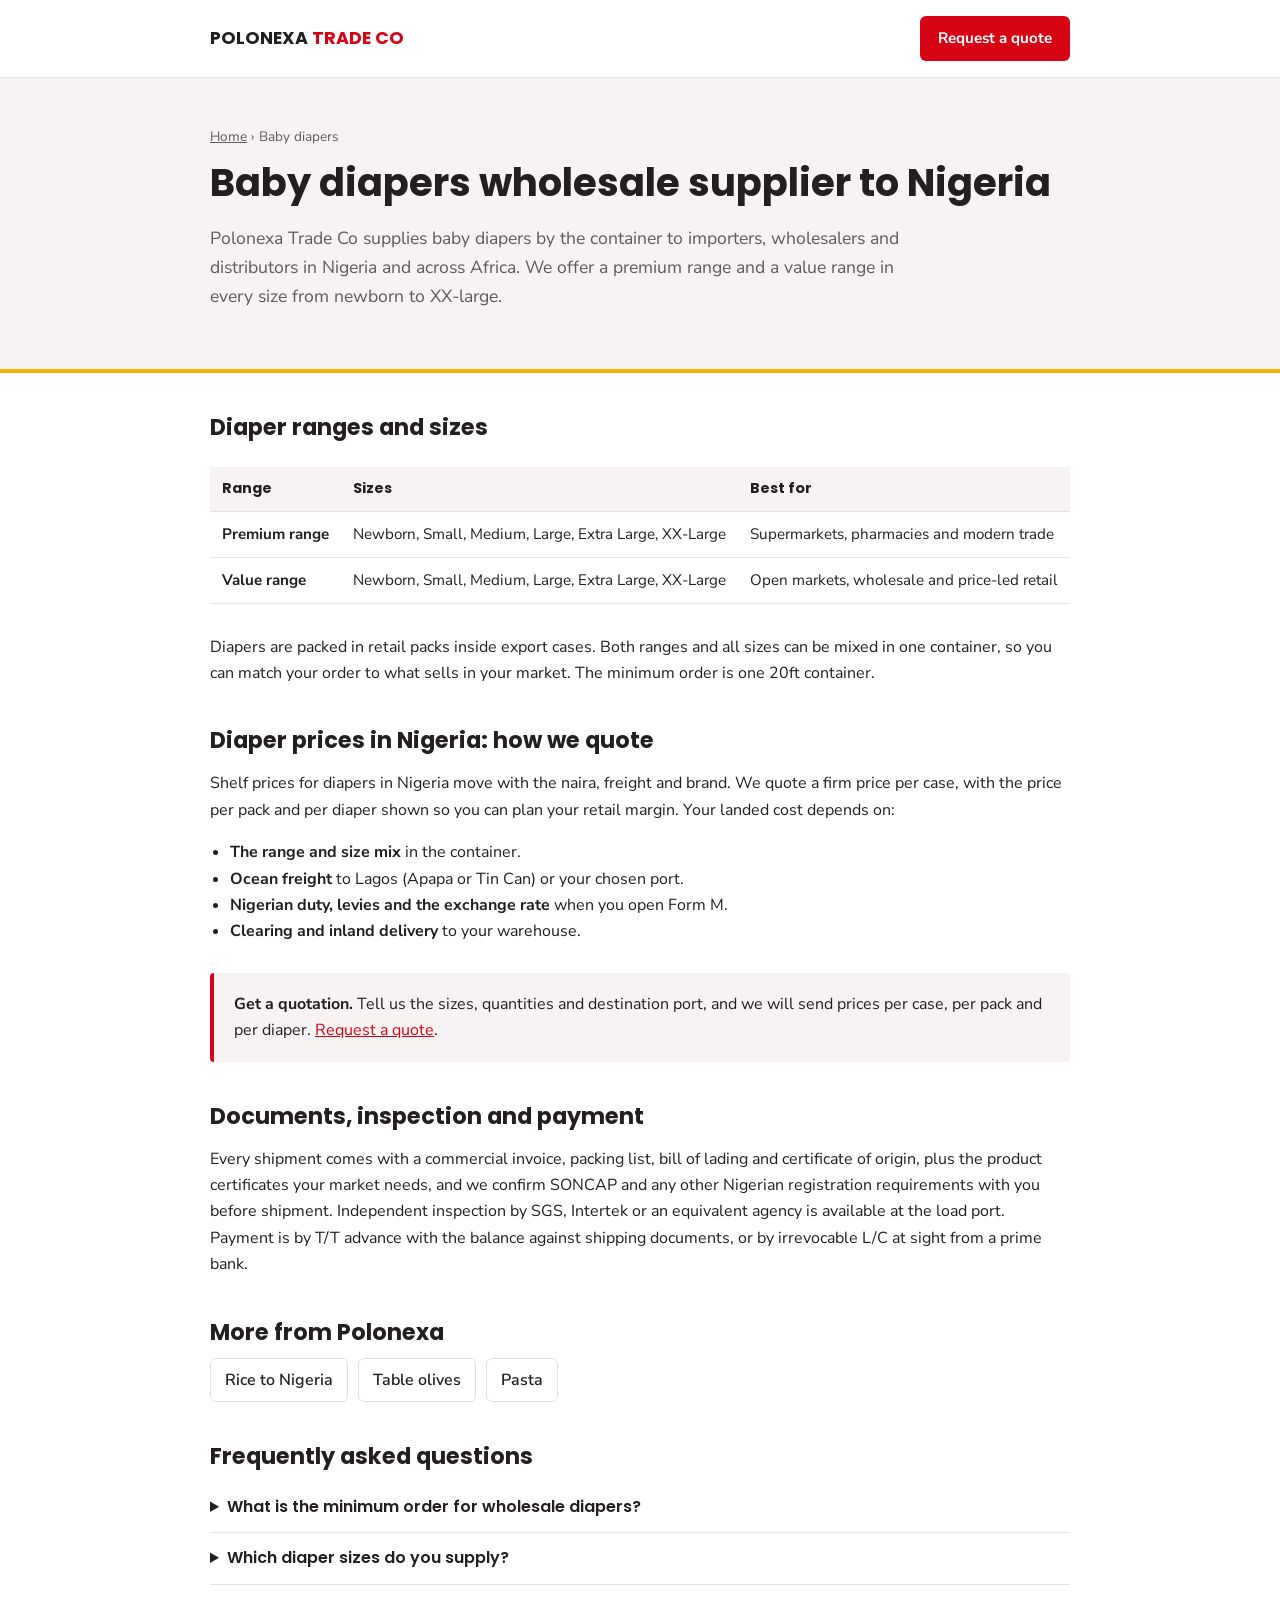
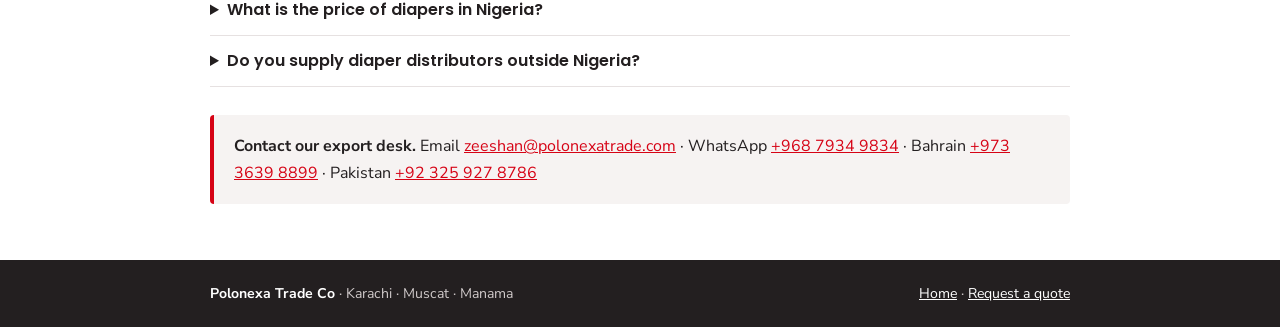
<file: baby-diapers-wholesale-supplier.html>
<!doctype html>
<html lang="en">
<head>
<meta charset="utf-8">
<meta name="viewport" content="width=device-width, initial-scale=1">
<title>Baby Diapers Wholesale Supplier to Nigeria | Polonexa</title>
<meta name="description" content="Wholesale baby diapers for Nigerian importers and distributors. Newborn to XXL, premium and value ranges, by the container to Lagos. Request a quote.">
<link rel="canonical" href="https://www.polonexatrade.com/baby-diapers-wholesale-supplier.html">
<meta property="og:type" content="article">
<meta property="og:title" content="Baby Diapers Wholesale Supplier to Nigeria | Polonexa">
<meta property="og:description" content="Wholesale baby diapers for Nigerian importers and distributors. Newborn to XXL, premium and value ranges, by the container to Lagos. Request a quote.">
<meta property="og:url" content="https://www.polonexatrade.com/baby-diapers-wholesale-supplier.html">
<link rel="preconnect" href="https://fonts.googleapis.com">
<link rel="preconnect" href="https://fonts.gstatic.com" crossorigin>
<link href="https://fonts.googleapis.com/css2?family=Poppins:wght@600;700&family=Nunito+Sans:wght@400;600;700&display=swap" rel="stylesheet">
<link rel="stylesheet" href="/page.css">
<script type="application/ld+json">{"@context":"https://schema.org","@graph":[{"@type":"BreadcrumbList","itemListElement":[{"@type":"ListItem","position":1,"name":"Home","item":"https://www.polonexatrade.com/"},{"@type":"ListItem","position":2,"name":"Baby diapers","item":"https://www.polonexatrade.com/baby-diapers-wholesale-supplier.html"}]},{"@type":"FAQPage","mainEntity":[{"@type":"Question","name":"What is the minimum order for wholesale diapers?","acceptedAnswer":{"@type":"Answer","text":"One 20ft container. Sizes and both ranges can be mixed in the same container."}},{"@type":"Question","name":"Which diaper sizes do you supply?","acceptedAnswer":{"@type":"Answer","text":"Newborn, Small, Medium, Large, Extra Large and XX-Large, in both the premium and value ranges."}},{"@type":"Question","name":"What is the price of diapers in Nigeria?","acceptedAnswer":{"@type":"Answer","text":"Retail prices change with the naira, freight and brand. We quote a firm price per case, with the price per pack and per diaper, for your size mix and port."}},{"@type":"Question","name":"Do you supply diaper distributors outside Nigeria?","acceptedAnswer":{"@type":"Answer","text":"Yes. We also supply importers in Ghana, Kenya and other African markets, and in the GCC."}}]}]}</script>
</head>
<body>
<header><div class="wrap"><a class="brand" href="/">POLONEXA <span>TRADE CO</span></a><a class="cta" href="/#contact">Request a quote</a></div></header>
<section class="hero"><div class="wrap">
<div class="crumb"><a href="/">Home</a> › Baby diapers</div>
<h1>Baby diapers wholesale supplier to Nigeria</h1>
<p class="lead">Polonexa Trade Co supplies baby diapers by the container to importers, wholesalers and distributors in Nigeria and across Africa. We offer a premium range and a value range in every size from newborn to XX-large.</p>
</div></section>
<main class="wrap">
<h2>Diaper ranges and sizes</h2>
<div class="tbl"><table>
<tr><th>Range</th><th>Sizes</th><th>Best for</th></tr>
<tr><td><b>Premium range</b></td><td>Newborn, Small, Medium, Large, Extra Large, XX-Large</td><td>Supermarkets, pharmacies and modern trade</td></tr>
<tr><td><b>Value range</b></td><td>Newborn, Small, Medium, Large, Extra Large, XX-Large</td><td>Open markets, wholesale and price-led retail</td></tr>
</table></div>
<p>Diapers are packed in retail packs inside export cases. Both ranges and all sizes can be mixed in one container, so you can match your order to what sells in your market. The minimum order is one 20ft container.</p>
<h2>Diaper prices in Nigeria: how we quote</h2>
<p>Shelf prices for diapers in Nigeria move with the naira, freight and brand. We quote a firm price per case, with the price per pack and per diaper shown so you can plan your retail margin. Your landed cost depends on:</p>
<ul>
<li><b>The range and size mix</b> in the container.</li>
<li><b>Ocean freight</b> to Lagos (Apapa or Tin Can) or your chosen port.</li>
<li><b>Nigerian duty, levies and the exchange rate</b> when you open Form M.</li>
<li><b>Clearing and inland delivery</b> to your warehouse.</li>
</ul>
<div class="box"><b>Get a quotation.</b> Tell us the sizes, quantities and destination port, and we will send prices per case, per pack and per diaper. <a href="/#contact">Request a quote</a>.</div>
<h2>Documents, inspection and payment</h2>
<p>Every shipment comes with a commercial invoice, packing list, bill of lading and certificate of origin, plus the product certificates your market needs, and we confirm SONCAP and any other Nigerian registration requirements with you before shipment. Independent inspection by SGS, Intertek or an equivalent agency is available at the load port. Payment is by T/T advance with the balance against shipping documents, or by irrevocable L/C at sight from a prime bank.</p>
<h2>More from Polonexa</h2>
<div class="more"><a href="/rice-supplier-nigeria.html">Rice to Nigeria</a><a href="/olives-supplier.html">Table olives</a><a href="/pasta-supplier.html">Pasta</a></div>
<h2>Frequently asked questions</h2>
<details><summary>What is the minimum order for wholesale diapers?</summary><p>One 20ft container. Sizes and both ranges can be mixed in the same container.</p></details>
<details><summary>Which diaper sizes do you supply?</summary><p>Newborn, Small, Medium, Large, Extra Large and XX-Large, in both the premium and value ranges.</p></details>
<details><summary>What is the price of diapers in Nigeria?</summary><p>Retail prices change with the naira, freight and brand. We quote a firm price per case, with the price per pack and per diaper, for your size mix and port.</p></details>
<details><summary>Do you supply diaper distributors outside Nigeria?</summary><p>Yes. We also supply importers in Ghana, Kenya and other African markets, and in the GCC.</p></details>
<div class="box"><b>Contact our export desk.</b> Email <a href="mailto:zeeshan@polonexatrade.com">zeeshan@polonexatrade.com</a> · WhatsApp <a href="https://wa.me/96879349834">+968 7934 9834</a> · Bahrain <a href="tel:+97336398899">+973 3639 8899</a> · Pakistan <a href="tel:+923259278786">+92 325 927 8786</a></div>
</main>
<footer><div class="wrap"><span><b style="color:#fff">Polonexa Trade Co</b> · Karachi · Muscat · Manama</span><span><a href="/">Home</a> · <a href="/#contact">Request a quote</a></span></div></footer>
</body>
</html>
</file>
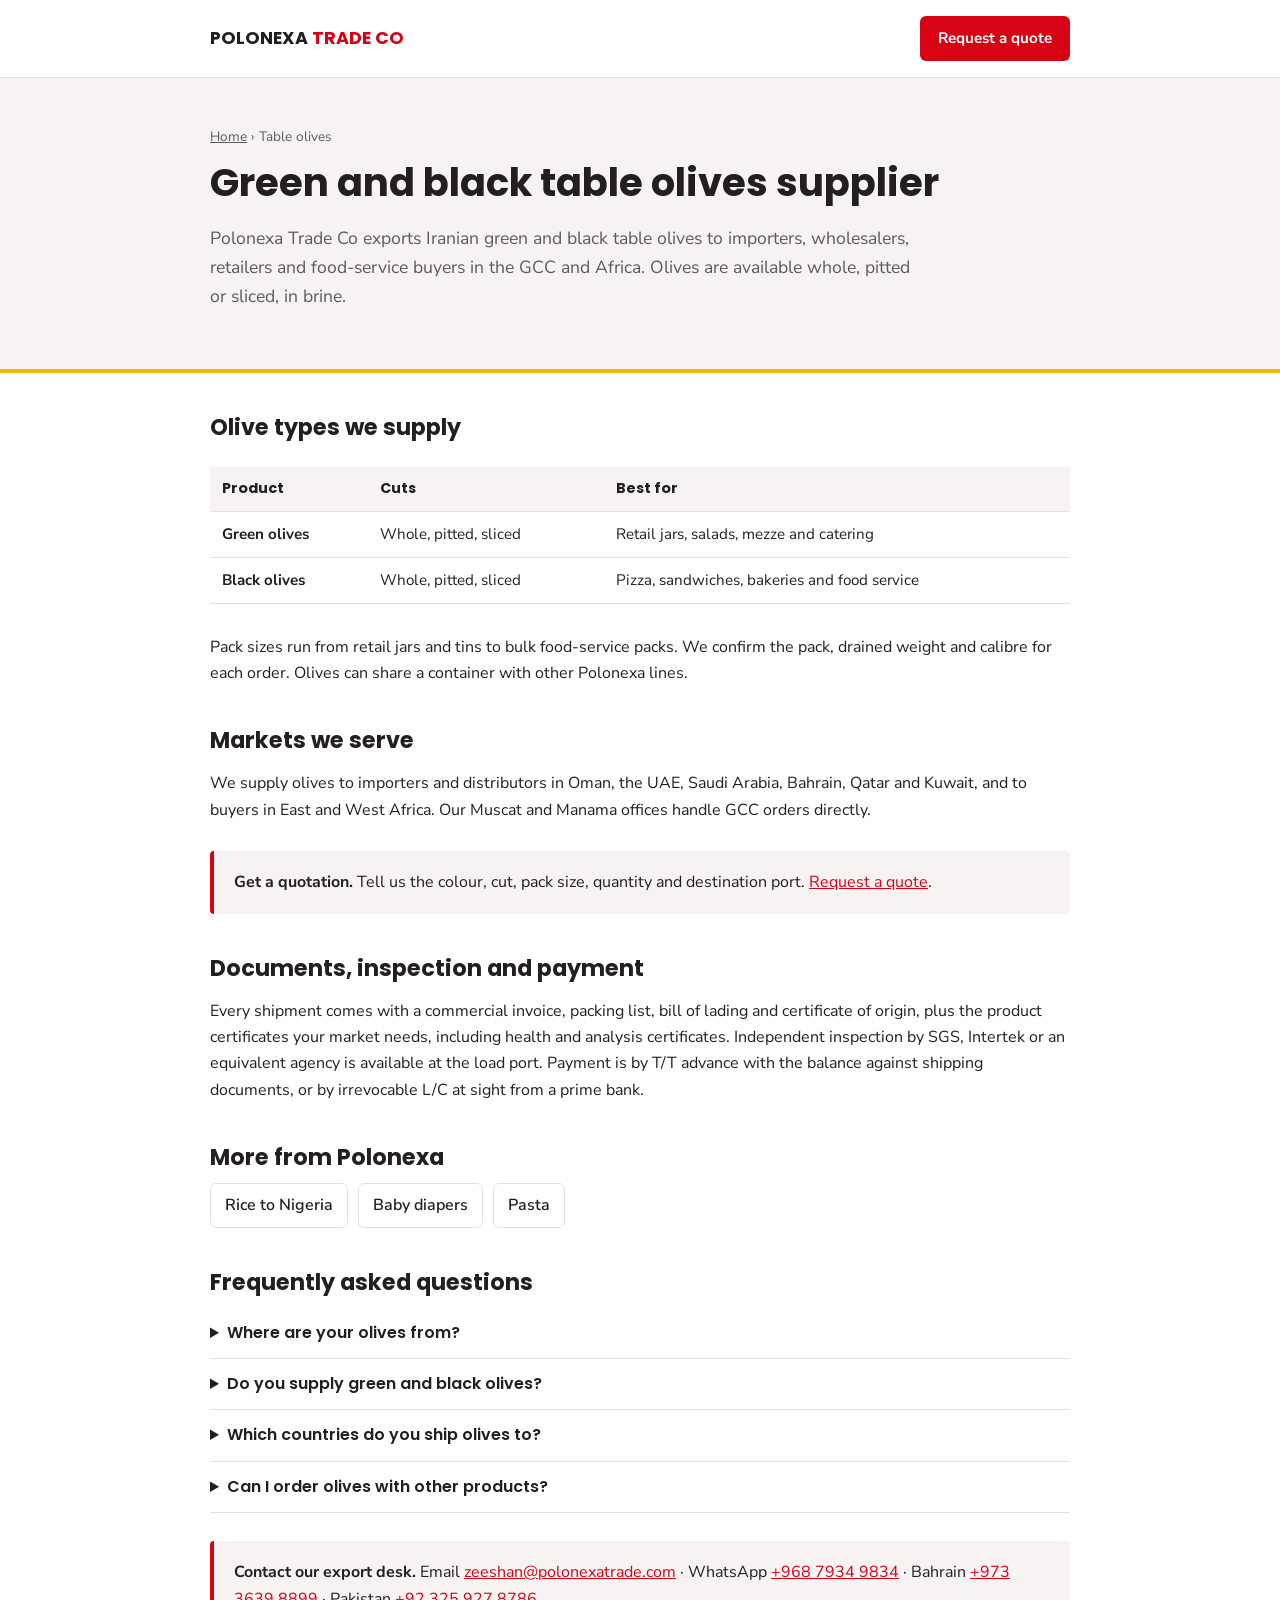
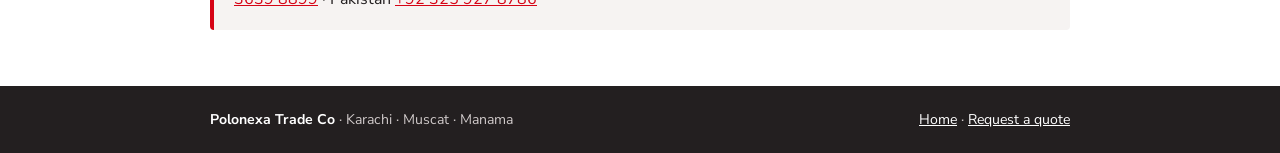
<file: olives-supplier.html>
<!doctype html>
<html lang="en">
<head>
<meta charset="utf-8">
<meta name="viewport" content="width=device-width, initial-scale=1">
<title>Green &amp; Black Table Olives Supplier | Polonexa Trade Co</title>
<meta name="description" content="Iranian green and black table olives, whole, pitted or sliced in brine, for importers and food service in the GCC and Africa. Request a quote.">
<link rel="canonical" href="https://www.polonexatrade.com/olives-supplier.html">
<meta property="og:type" content="article">
<meta property="og:title" content="Green &amp; Black Table Olives Supplier | Polonexa Trade Co">
<meta property="og:description" content="Iranian green and black table olives, whole, pitted or sliced in brine, for importers and food service in the GCC and Africa. Request a quote.">
<meta property="og:url" content="https://www.polonexatrade.com/olives-supplier.html">
<link rel="preconnect" href="https://fonts.googleapis.com">
<link rel="preconnect" href="https://fonts.gstatic.com" crossorigin>
<link href="https://fonts.googleapis.com/css2?family=Poppins:wght@600;700&family=Nunito+Sans:wght@400;600;700&display=swap" rel="stylesheet">
<link rel="stylesheet" href="/page.css">
<script type="application/ld+json">{"@context":"https://schema.org","@graph":[{"@type":"BreadcrumbList","itemListElement":[{"@type":"ListItem","position":1,"name":"Home","item":"https://www.polonexatrade.com/"},{"@type":"ListItem","position":2,"name":"Table olives","item":"https://www.polonexatrade.com/olives-supplier.html"}]},{"@type":"FAQPage","mainEntity":[{"@type":"Question","name":"Where are your olives from?","acceptedAnswer":{"@type":"Answer","text":"Our table olives are sourced from Iran."}},{"@type":"Question","name":"Do you supply green and black olives?","acceptedAnswer":{"@type":"Answer","text":"Yes. Both are available whole, pitted or sliced, in brine."}},{"@type":"Question","name":"Which countries do you ship olives to?","acceptedAnswer":{"@type":"Answer","text":"Mainly the GCC: Oman, the UAE, Saudi Arabia, Bahrain, Qatar and Kuwait. We also ship to buyers in Africa."}},{"@type":"Question","name":"Can I order olives with other products?","acceptedAnswer":{"@type":"Answer","text":"Yes. Olives can be combined with rice, coffee, powder drinks and other Polonexa lines in one container."}}]}]}</script>
</head>
<body>
<header><div class="wrap"><a class="brand" href="/">POLONEXA <span>TRADE CO</span></a><a class="cta" href="/#contact">Request a quote</a></div></header>
<section class="hero"><div class="wrap">
<div class="crumb"><a href="/">Home</a> › Table olives</div>
<h1>Green and black table olives supplier</h1>
<p class="lead">Polonexa Trade Co exports Iranian green and black table olives to importers, wholesalers, retailers and food-service buyers in the GCC and Africa. Olives are available whole, pitted or sliced, in brine.</p>
</div></section>
<main class="wrap">
<h2>Olive types we supply</h2>
<div class="tbl"><table>
<tr><th>Product</th><th>Cuts</th><th>Best for</th></tr>
<tr><td><b>Green olives</b></td><td>Whole, pitted, sliced</td><td>Retail jars, salads, mezze and catering</td></tr>
<tr><td><b>Black olives</b></td><td>Whole, pitted, sliced</td><td>Pizza, sandwiches, bakeries and food service</td></tr>
</table></div>
<p>Pack sizes run from retail jars and tins to bulk food-service packs. We confirm the pack, drained weight and calibre for each order. Olives can share a container with other Polonexa lines.</p>
<h2>Markets we serve</h2>
<p>We supply olives to importers and distributors in Oman, the UAE, Saudi Arabia, Bahrain, Qatar and Kuwait, and to buyers in East and West Africa. Our Muscat and Manama offices handle GCC orders directly.</p>
<div class="box"><b>Get a quotation.</b> Tell us the colour, cut, pack size, quantity and destination port. <a href="/#contact">Request a quote</a>.</div>
<h2>Documents, inspection and payment</h2>
<p>Every shipment comes with a commercial invoice, packing list, bill of lading and certificate of origin, plus the product certificates your market needs, including health and analysis certificates. Independent inspection by SGS, Intertek or an equivalent agency is available at the load port. Payment is by T/T advance with the balance against shipping documents, or by irrevocable L/C at sight from a prime bank.</p>
<h2>More from Polonexa</h2>
<div class="more"><a href="/rice-supplier-nigeria.html">Rice to Nigeria</a><a href="/baby-diapers-wholesale-supplier.html">Baby diapers</a><a href="/pasta-supplier.html">Pasta</a></div>
<h2>Frequently asked questions</h2>
<details><summary>Where are your olives from?</summary><p>Our table olives are sourced from Iran.</p></details>
<details><summary>Do you supply green and black olives?</summary><p>Yes. Both are available whole, pitted or sliced, in brine.</p></details>
<details><summary>Which countries do you ship olives to?</summary><p>Mainly the GCC: Oman, the UAE, Saudi Arabia, Bahrain, Qatar and Kuwait. We also ship to buyers in Africa.</p></details>
<details><summary>Can I order olives with other products?</summary><p>Yes. Olives can be combined with rice, coffee, powder drinks and other Polonexa lines in one container.</p></details>
<div class="box"><b>Contact our export desk.</b> Email <a href="mailto:zeeshan@polonexatrade.com">zeeshan@polonexatrade.com</a> · WhatsApp <a href="https://wa.me/96879349834">+968 7934 9834</a> · Bahrain <a href="tel:+97336398899">+973 3639 8899</a> · Pakistan <a href="tel:+923259278786">+92 325 927 8786</a></div>
</main>
<footer><div class="wrap"><span><b style="color:#fff">Polonexa Trade Co</b> · Karachi · Muscat · Manama</span><span><a href="/">Home</a> · <a href="/#contact">Request a quote</a></span></div></footer>
</body>
</html>
</file>
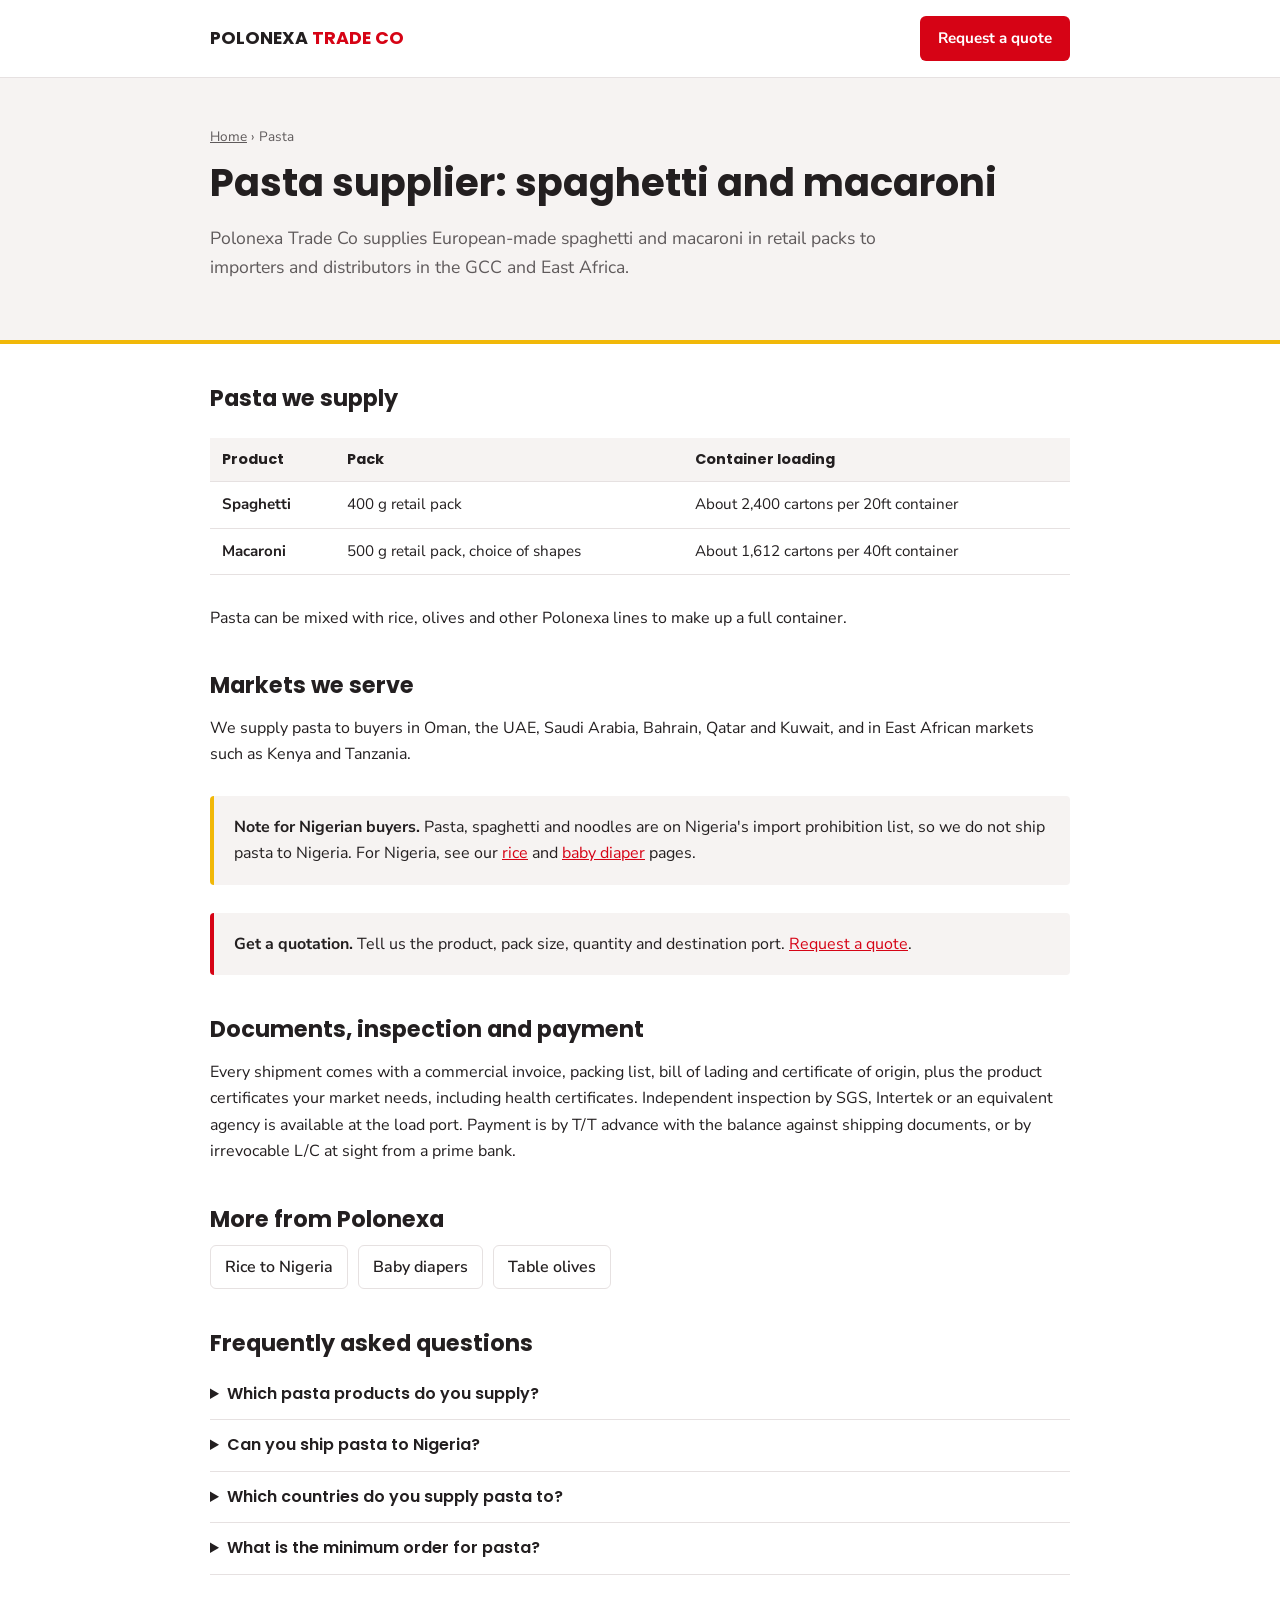
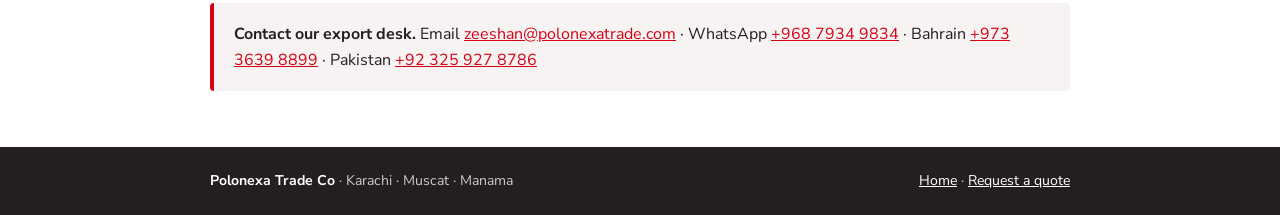
<file: pasta-supplier.html>
<!doctype html>
<html lang="en">
<head>
<meta charset="utf-8">
<meta name="viewport" content="width=device-width, initial-scale=1">
<title>Pasta Supplier: Spaghetti &amp; Macaroni | Polonexa Trade Co</title>
<meta name="description" content="European-made spaghetti and macaroni for importers and distributors in the GCC and East Africa. Retail packs by the container. Request a quote.">
<link rel="canonical" href="https://www.polonexatrade.com/pasta-supplier.html">
<meta property="og:type" content="article">
<meta property="og:title" content="Pasta Supplier: Spaghetti &amp; Macaroni | Polonexa Trade Co">
<meta property="og:description" content="European-made spaghetti and macaroni for importers and distributors in the GCC and East Africa. Retail packs by the container. Request a quote.">
<meta property="og:url" content="https://www.polonexatrade.com/pasta-supplier.html">
<link rel="preconnect" href="https://fonts.googleapis.com">
<link rel="preconnect" href="https://fonts.gstatic.com" crossorigin>
<link href="https://fonts.googleapis.com/css2?family=Poppins:wght@600;700&family=Nunito+Sans:wght@400;600;700&display=swap" rel="stylesheet">
<link rel="stylesheet" href="/page.css">
<script type="application/ld+json">{"@context":"https://schema.org","@graph":[{"@type":"BreadcrumbList","itemListElement":[{"@type":"ListItem","position":1,"name":"Home","item":"https://www.polonexatrade.com/"},{"@type":"ListItem","position":2,"name":"Pasta","item":"https://www.polonexatrade.com/pasta-supplier.html"}]},{"@type":"FAQPage","mainEntity":[{"@type":"Question","name":"Which pasta products do you supply?","acceptedAnswer":{"@type":"Answer","text":"Spaghetti in 400 g packs and macaroni in 500 g packs, in a choice of shapes."}},{"@type":"Question","name":"Can you ship pasta to Nigeria?","acceptedAnswer":{"@type":"Answer","text":"No. Pasta, spaghetti and noodles are on Nigeria's import prohibition list, so we do not ship pasta there."}},{"@type":"Question","name":"Which countries do you supply pasta to?","acceptedAnswer":{"@type":"Answer","text":"The GCC states and East African markets such as Kenya and Tanzania."}},{"@type":"Question","name":"What is the minimum order for pasta?","acceptedAnswer":{"@type":"Answer","text":"One 20ft container. Pasta can be combined with other products to fill it."}}]}]}</script>
</head>
<body>
<header><div class="wrap"><a class="brand" href="/">POLONEXA <span>TRADE CO</span></a><a class="cta" href="/#contact">Request a quote</a></div></header>
<section class="hero"><div class="wrap">
<div class="crumb"><a href="/">Home</a> › Pasta</div>
<h1>Pasta supplier: spaghetti and macaroni</h1>
<p class="lead">Polonexa Trade Co supplies European-made spaghetti and macaroni in retail packs to importers and distributors in the GCC and East Africa.</p>
</div></section>
<main class="wrap">
<h2>Pasta we supply</h2>
<div class="tbl"><table>
<tr><th>Product</th><th>Pack</th><th>Container loading</th></tr>
<tr><td><b>Spaghetti</b></td><td>400 g retail pack</td><td>About 2,400 cartons per 20ft container</td></tr>
<tr><td><b>Macaroni</b></td><td>500 g retail pack, choice of shapes</td><td>About 1,612 cartons per 40ft container</td></tr>
</table></div>
<p>Pasta can be mixed with rice, olives and other Polonexa lines to make up a full container.</p>
<h2>Markets we serve</h2>
<p>We supply pasta to buyers in Oman, the UAE, Saudi Arabia, Bahrain, Qatar and Kuwait, and in East African markets such as Kenya and Tanzania.</p>
<div class="box note"><b>Note for Nigerian buyers.</b> Pasta, spaghetti and noodles are on Nigeria's import prohibition list, so we do not ship pasta to Nigeria. For Nigeria, see our <a href="/rice-supplier-nigeria.html">rice</a> and <a href="/baby-diapers-wholesale-supplier.html">baby diaper</a> pages.</div>
<div class="box"><b>Get a quotation.</b> Tell us the product, pack size, quantity and destination port. <a href="/#contact">Request a quote</a>.</div>
<h2>Documents, inspection and payment</h2>
<p>Every shipment comes with a commercial invoice, packing list, bill of lading and certificate of origin, plus the product certificates your market needs, including health certificates. Independent inspection by SGS, Intertek or an equivalent agency is available at the load port. Payment is by T/T advance with the balance against shipping documents, or by irrevocable L/C at sight from a prime bank.</p>
<h2>More from Polonexa</h2>
<div class="more"><a href="/rice-supplier-nigeria.html">Rice to Nigeria</a><a href="/baby-diapers-wholesale-supplier.html">Baby diapers</a><a href="/olives-supplier.html">Table olives</a></div>
<h2>Frequently asked questions</h2>
<details><summary>Which pasta products do you supply?</summary><p>Spaghetti in 400 g packs and macaroni in 500 g packs, in a choice of shapes.</p></details>
<details><summary>Can you ship pasta to Nigeria?</summary><p>No. Pasta, spaghetti and noodles are on Nigeria&#x27;s import prohibition list, so we do not ship pasta there.</p></details>
<details><summary>Which countries do you supply pasta to?</summary><p>The GCC states and East African markets such as Kenya and Tanzania.</p></details>
<details><summary>What is the minimum order for pasta?</summary><p>One 20ft container. Pasta can be combined with other products to fill it.</p></details>
<div class="box"><b>Contact our export desk.</b> Email <a href="mailto:zeeshan@polonexatrade.com">zeeshan@polonexatrade.com</a> · WhatsApp <a href="https://wa.me/96879349834">+968 7934 9834</a> · Bahrain <a href="tel:+97336398899">+973 3639 8899</a> · Pakistan <a href="tel:+923259278786">+92 325 927 8786</a></div>
</main>
<footer><div class="wrap"><span><b style="color:#fff">Polonexa Trade Co</b> · Karachi · Muscat · Manama</span><span><a href="/">Home</a> · <a href="/#contact">Request a quote</a></span></div></footer>
</body>
</html>
</file>
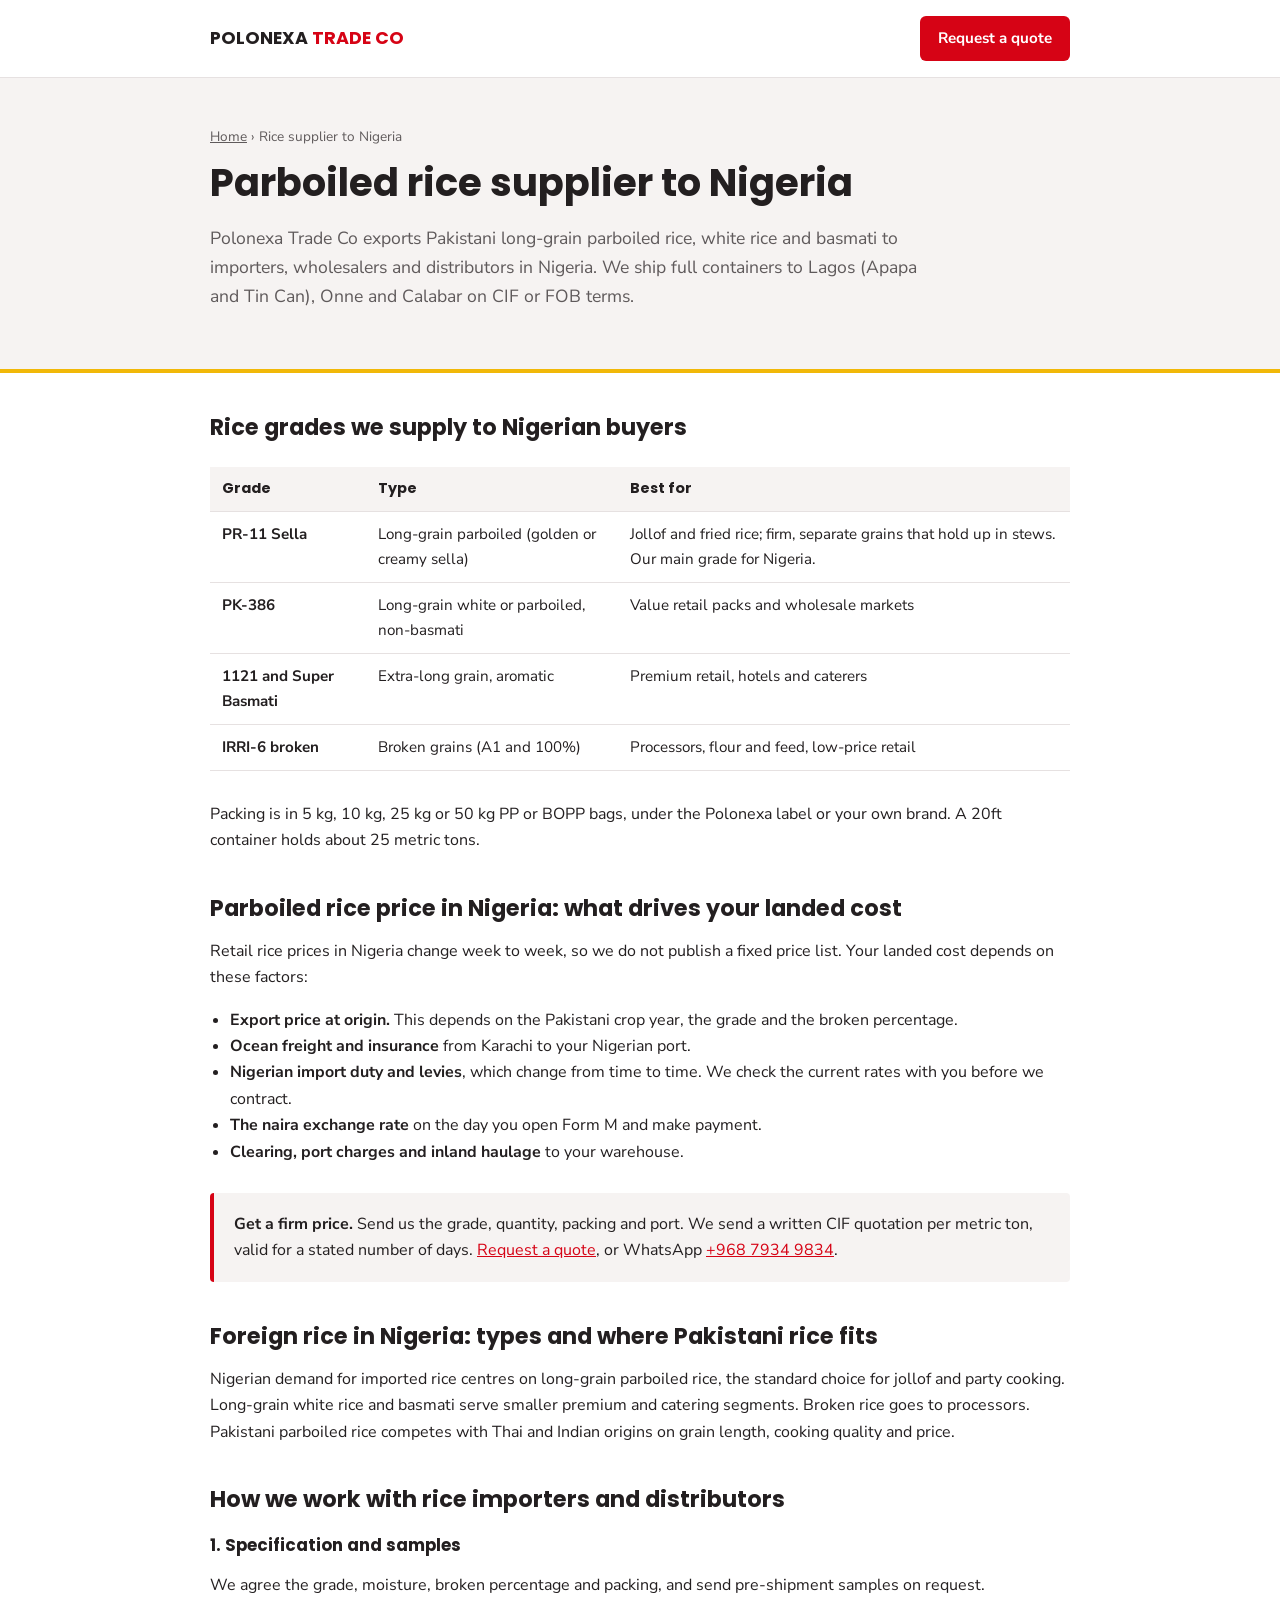
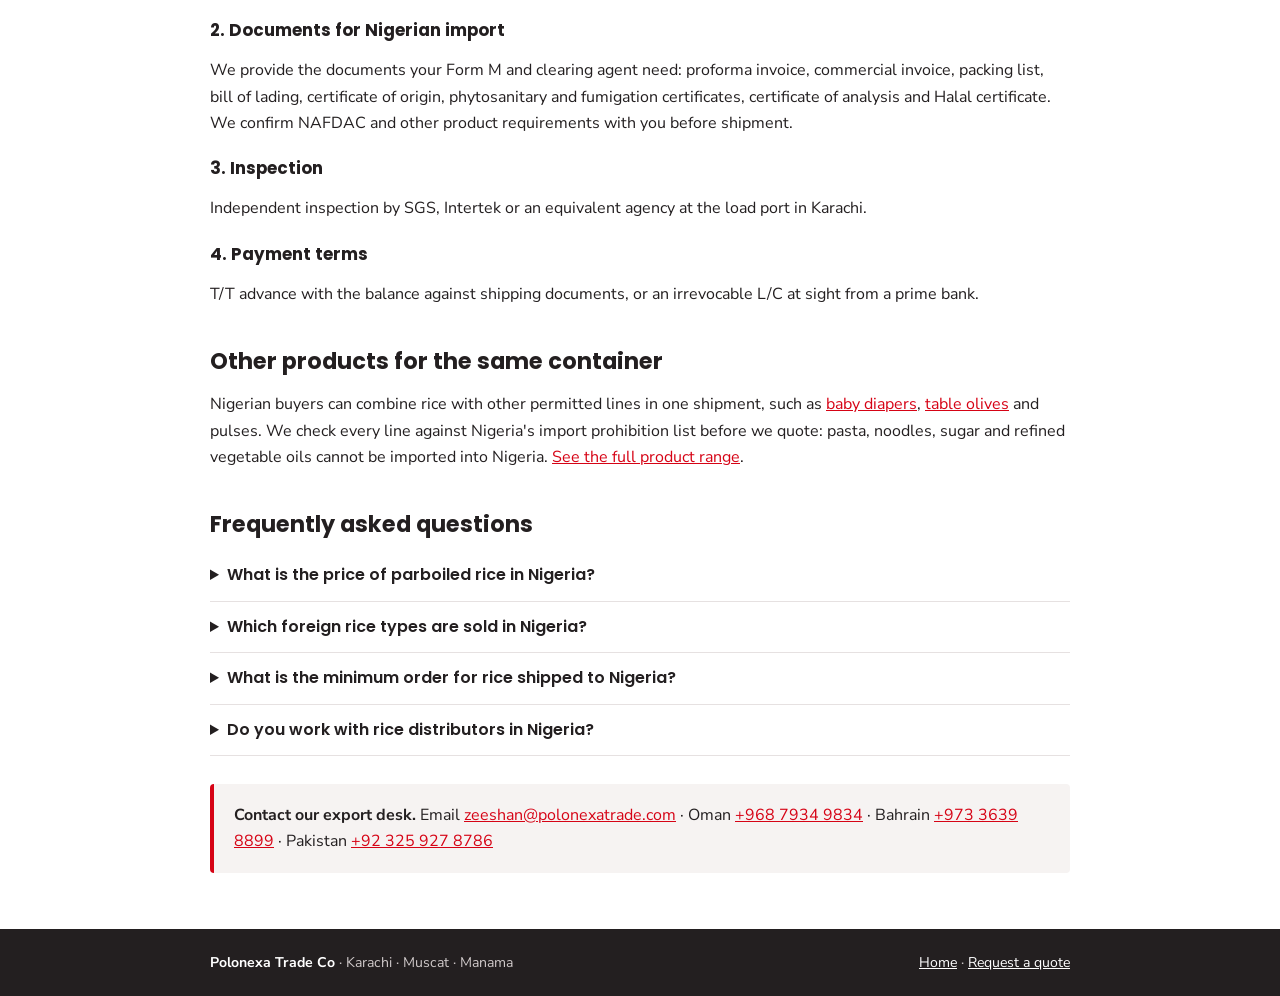
<file: rice-supplier-nigeria.html>
<!doctype html>
<html lang="en">
<head>
<meta charset="utf-8">
<meta name="viewport" content="width=device-width, initial-scale=1">
<title>Parboiled Rice Supplier to Nigeria | Polonexa Trade Co</title>
<meta name="description" content="Pakistani PR-11 Sella parboiled rice, PK-386 and basmati for Nigerian importers and distributors. 25/50 kg bags, FCL to Lagos, Onne, Calabar. Get a CIF quote.">
<link rel="canonical" href="https://www.polonexatrade.com/rice-supplier-nigeria.html">
<meta property="og:type" content="article">
<meta property="og:title" content="Parboiled Rice Supplier to Nigeria | Polonexa Trade Co">
<meta property="og:description" content="Pakistani parboiled and basmati rice for Nigerian importers and distributors, shipped FCL to Lagos, Onne and Calabar.">
<meta property="og:url" content="https://www.polonexatrade.com/rice-supplier-nigeria.html">
<link rel="preconnect" href="https://fonts.googleapis.com">
<link rel="preconnect" href="https://fonts.gstatic.com" crossorigin>
<link href="https://fonts.googleapis.com/css2?family=Poppins:wght@600;700&family=Nunito+Sans:wght@400;600;700&display=swap" rel="stylesheet">
<script type="application/ld+json">{"@context":"https://schema.org","@graph":[{"@type":"BreadcrumbList","itemListElement":[{"@type":"ListItem","position":1,"name":"Home","item":"https://www.polonexatrade.com/"},{"@type":"ListItem","position":2,"name":"Rice supplier to Nigeria","item":"https://www.polonexatrade.com/rice-supplier-nigeria.html"}]},{"@type":"FAQPage","mainEntity":[{"@type":"Question","name":"What is the price of parboiled rice in Nigeria?","acceptedAnswer":{"@type":"Answer","text":"Import prices move with the Pakistani export market, ocean freight, the naira exchange rate and Nigerian duties. Polonexa quotes a firm CIF price per metric ton for your port and quantity, valid for a stated number of days."}},{"@type":"Question","name":"Which foreign rice types are sold in Nigeria?","acceptedAnswer":{"@type":"Answer","text":"The main imported types are long-grain parboiled rice, which is the most popular for jollof and fried rice, long-grain white rice, basmati for premium and catering buyers, and broken rice for processors and low-price retail packs."}},{"@type":"Question","name":"What is the minimum order for rice shipped to Nigeria?","acceptedAnswer":{"@type":"Answer","text":"One 20ft container, about 25 metric tons in 25 kg or 50 kg bags. Mixed grades can be combined in larger orders."}},{"@type":"Question","name":"Do you work with rice distributors in Nigeria?","acceptedAnswer":{"@type":"Answer","text":"Yes. We supply importers, wholesalers and distributors, including private-label packing with the distributor's own brand on the bag."}}]}]}</script>
<style>
:root{--red:#D60315;--gold:#F1B808;--ink:#231F20;--muted:#5F5A5B;--line:#E6E1E1;--band:#F6F3F2;--display:"Poppins","Segoe UI",Arial,sans-serif;--body:"Nunito Sans","Segoe UI",Arial,sans-serif}
*{box-sizing:border-box}
body{margin:0;background:#fff;color:var(--ink);font-family:var(--body);line-height:1.65}
a{color:var(--red)}
.wrap{max-width:900px;margin:0 auto;padding:0 20px}
header{border-bottom:1px solid var(--line);background:#fff}
header .wrap{display:flex;justify-content:space-between;align-items:center;padding-block:16px;gap:12px;flex-wrap:wrap}
.brand{font-family:var(--display);font-weight:700;color:var(--ink);text-decoration:none;font-size:1.1rem}
.brand span{color:var(--red)}
.cta{background:var(--red);color:#fff;text-decoration:none;padding:10px 18px;border-radius:6px;font-weight:700;font-size:.95rem}
.hero{background:var(--band);padding:48px 0 40px;border-bottom:4px solid var(--gold)}
.crumb{font-size:.85rem;color:var(--muted)}
.crumb a{color:var(--muted)}
h1,h2,h3{font-family:var(--display);line-height:1.25}
h1{font-size:clamp(1.7rem,4vw,2.4rem);margin:10px 0 14px}
h2{font-size:1.4rem;margin:40px 0 12px}
h3{font-size:1.05rem;margin:22px 0 6px}
.lead{font-size:1.1rem;color:var(--muted);max-width:720px}
table{width:100%;border-collapse:collapse;margin:14px 0;font-size:.95rem}
th,td{text-align:left;padding:10px 12px;border-bottom:1px solid var(--line);vertical-align:top}
th{background:var(--band);font-family:var(--display);font-size:.9rem}
.tbl{overflow-x:auto}
ul{padding-left:20px}
.box{background:var(--band);border-left:4px solid var(--red);padding:18px 20px;margin:28px 0;border-radius:4px}
details{border-bottom:1px solid var(--line);padding:12px 0}
summary{font-family:var(--display);font-weight:600;cursor:pointer}
footer{background:var(--ink);color:#CFC9C9;font-size:.88rem;margin-top:56px}
footer .wrap{padding-block:22px;display:flex;flex-wrap:wrap;gap:12px;justify-content:space-between}
footer a{color:#fff}
</style>
</head>
<body>
<header><div class="wrap"><a class="brand" href="/">POLONEXA <span>TRADE CO</span></a><a class="cta" href="/#contact">Request a quote</a></div></header>

<section class="hero"><div class="wrap">
<div class="crumb"><a href="/">Home</a> › Rice supplier to Nigeria</div>
<h1>Parboiled rice supplier to Nigeria</h1>
<p class="lead">Polonexa Trade Co exports Pakistani long-grain parboiled rice, white rice and basmati to importers, wholesalers and distributors in Nigeria. We ship full containers to Lagos (Apapa and Tin Can), Onne and Calabar on CIF or FOB terms.</p>
</div></section>

<main class="wrap">
<h2>Rice grades we supply to Nigerian buyers</h2>
<div class="tbl"><table>
<tr><th>Grade</th><th>Type</th><th>Best for</th></tr>
<tr><td><b>PR-11 Sella</b></td><td>Long-grain parboiled (golden or creamy sella)</td><td>Jollof and fried rice; firm, separate grains that hold up in stews. Our main grade for Nigeria.</td></tr>
<tr><td><b>PK-386</b></td><td>Long-grain white or parboiled, non-basmati</td><td>Value retail packs and wholesale markets</td></tr>
<tr><td><b>1121 and Super Basmati</b></td><td>Extra-long grain, aromatic</td><td>Premium retail, hotels and caterers</td></tr>
<tr><td><b>IRRI-6 broken</b></td><td>Broken grains (A1 and 100%)</td><td>Processors, flour and feed, low-price retail</td></tr>
</table></div>
<p>Packing is in 5 kg, 10 kg, 25 kg or 50 kg PP or BOPP bags, under the Polonexa label or your own brand. A 20ft container holds about 25 metric tons.</p>

<h2>Parboiled rice price in Nigeria: what drives your landed cost</h2>
<p>Retail rice prices in Nigeria change week to week, so we do not publish a fixed price list. Your landed cost depends on these factors:</p>
<ul>
<li><b>Export price at origin.</b> This depends on the Pakistani crop year, the grade and the broken percentage.</li>
<li><b>Ocean freight and insurance</b> from Karachi to your Nigerian port.</li>
<li><b>Nigerian import duty and levies</b>, which change from time to time. We check the current rates with you before we contract.</li>
<li><b>The naira exchange rate</b> on the day you open Form M and make payment.</li>
<li><b>Clearing, port charges and inland haulage</b> to your warehouse.</li>
</ul>
<div class="box"><b>Get a firm price.</b> Send us the grade, quantity, packing and port. We send a written CIF quotation per metric ton, valid for a stated number of days. <a href="/#contact">Request a quote</a>, or WhatsApp <a href="https://wa.me/96879349834">+968 7934 9834</a>.</div>

<h2>Foreign rice in Nigeria: types and where Pakistani rice fits</h2>
<p>Nigerian demand for imported rice centres on long-grain parboiled rice, the standard choice for jollof and party cooking. Long-grain white rice and basmati serve smaller premium and catering segments. Broken rice goes to processors. Pakistani parboiled rice competes with Thai and Indian origins on grain length, cooking quality and price.</p>

<h2>How we work with rice importers and distributors</h2>
<h3>1. Specification and samples</h3>
<p>We agree the grade, moisture, broken percentage and packing, and send pre-shipment samples on request.</p>
<h3>2. Documents for Nigerian import</h3>
<p>We provide the documents your Form M and clearing agent need: proforma invoice, commercial invoice, packing list, bill of lading, certificate of origin, phytosanitary and fumigation certificates, certificate of analysis and Halal certificate. We confirm NAFDAC and other product requirements with you before shipment.</p>
<h3>3. Inspection</h3>
<p>Independent inspection by SGS, Intertek or an equivalent agency at the load port in Karachi.</p>
<h3>4. Payment terms</h3>
<p>T/T advance with the balance against shipping documents, or an irrevocable L/C at sight from a prime bank.</p>

<h2>Other products for the same container</h2>
<p>Nigerian buyers can combine rice with other permitted lines in one shipment, such as <a href="/baby-diapers-wholesale-supplier.html">baby diapers</a>, <a href="/olives-supplier.html">table olives</a> and pulses. We check every line against Nigeria's import prohibition list before we quote: pasta, noodles, sugar and refined vegetable oils cannot be imported into Nigeria. <a href="/">See the full product range</a>.</p>

<h2>Frequently asked questions</h2>
<details><summary>What is the price of parboiled rice in Nigeria?</summary><p>Import prices move with the Pakistani export market, ocean freight, the naira exchange rate and Nigerian duties. We quote a firm CIF price per metric ton for your port and quantity, valid for a stated number of days.</p></details>
<details><summary>Which foreign rice types are sold in Nigeria?</summary><p>The main imported types are long-grain parboiled rice, which is the most popular for jollof and fried rice, long-grain white rice, basmati for premium and catering buyers, and broken rice for processors and low-price retail packs.</p></details>
<details><summary>What is the minimum order for rice shipped to Nigeria?</summary><p>One 20ft container, about 25 metric tons in 25 kg or 50 kg bags. Mixed grades can be combined in larger orders.</p></details>
<details><summary>Do you work with rice distributors in Nigeria?</summary><p>Yes. We supply importers, wholesalers and distributors, including private-label packing with the distributor's own brand on the bag.</p></details>

<div class="box"><b>Contact our export desk.</b> Email <a href="mailto:zeeshan@polonexatrade.com">zeeshan@polonexatrade.com</a> · Oman <a href="tel:+96879349834">+968 7934 9834</a> · Bahrain <a href="tel:+97336398899">+973 3639 8899</a> · Pakistan <a href="tel:+923259278786">+92 325 927 8786</a></div>
</main>

<footer><div class="wrap"><span><b style="color:#fff">Polonexa Trade Co</b> · Karachi · Muscat · Manama</span><span><a href="/">Home</a> · <a href="/#contact">Request a quote</a></span></div></footer>
</body>
</html>
</file>
<file: page.css>
:root{--red:#D60315;--gold:#F1B808;--ink:#231F20;--muted:#5F5A5B;--line:#E6E1E1;--band:#F6F3F2;--display:"Poppins","Segoe UI",Arial,sans-serif;--body:"Nunito Sans","Segoe UI",Arial,sans-serif}
*{box-sizing:border-box}
body{margin:0;background:#fff;color:var(--ink);font-family:var(--body);line-height:1.65}
a{color:var(--red)}
.wrap{max-width:900px;margin:0 auto;padding:0 20px}
header{border-bottom:1px solid var(--line);background:#fff}
header .wrap{display:flex;justify-content:space-between;align-items:center;padding-block:16px;gap:12px;flex-wrap:wrap}
.brand{font-family:var(--display);font-weight:700;color:var(--ink);text-decoration:none;font-size:1.1rem}
.brand span{color:var(--red)}
.cta{background:var(--red);color:#fff;text-decoration:none;padding:10px 18px;border-radius:6px;font-weight:700;font-size:.95rem}
.hero{background:var(--band);padding:48px 0 40px;border-bottom:4px solid var(--gold)}
.crumb{font-size:.85rem;color:var(--muted)}
.crumb a{color:var(--muted)}
h1,h2,h3{font-family:var(--display);line-height:1.25}
h1{font-size:clamp(1.7rem,4vw,2.4rem);margin:10px 0 14px}
h2{font-size:1.4rem;margin:40px 0 12px}
h3{font-size:1.05rem;margin:22px 0 6px}
.lead{font-size:1.1rem;color:var(--muted);max-width:720px}
table{width:100%;border-collapse:collapse;margin:14px 0;font-size:.95rem}
th,td{text-align:left;padding:10px 12px;border-bottom:1px solid var(--line);vertical-align:top}
th{background:var(--band);font-family:var(--display);font-size:.9rem}
.tbl{overflow-x:auto}
ul{padding-left:20px}
.box{background:var(--band);border-left:4px solid var(--red);padding:18px 20px;margin:28px 0;border-radius:4px}
.note{border-left-color:var(--gold)}
details{border-bottom:1px solid var(--line);padding:12px 0}
summary{font-family:var(--display);font-weight:600;cursor:pointer}
.more{display:flex;flex-wrap:wrap;gap:10px;margin:12px 0}
.more a{border:1px solid var(--line);border-radius:6px;padding:8px 14px;text-decoration:none;color:var(--ink);font-weight:600}
footer{background:var(--ink);color:#CFC9C9;font-size:.88rem;margin-top:56px}
footer .wrap{padding-block:22px;display:flex;flex-wrap:wrap;gap:12px;justify-content:space-between}
footer a{color:#fff}
</file>
